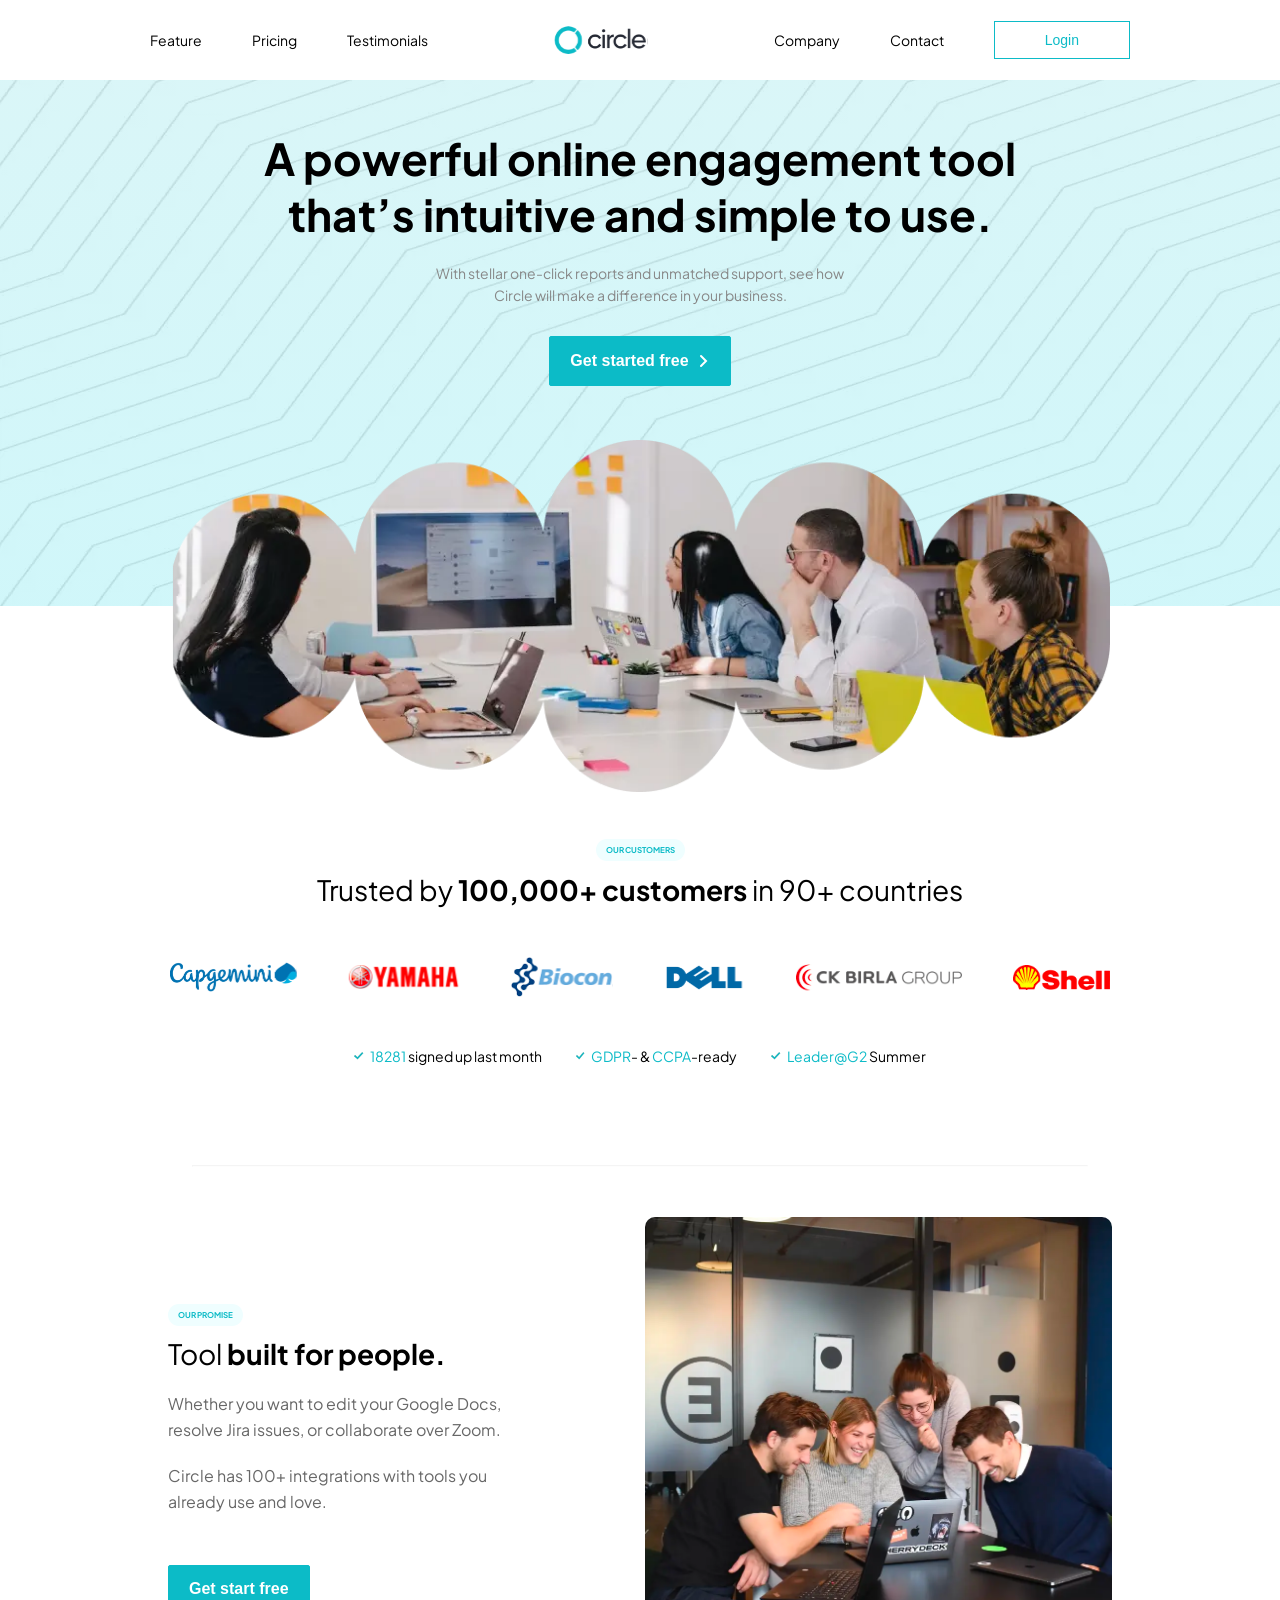
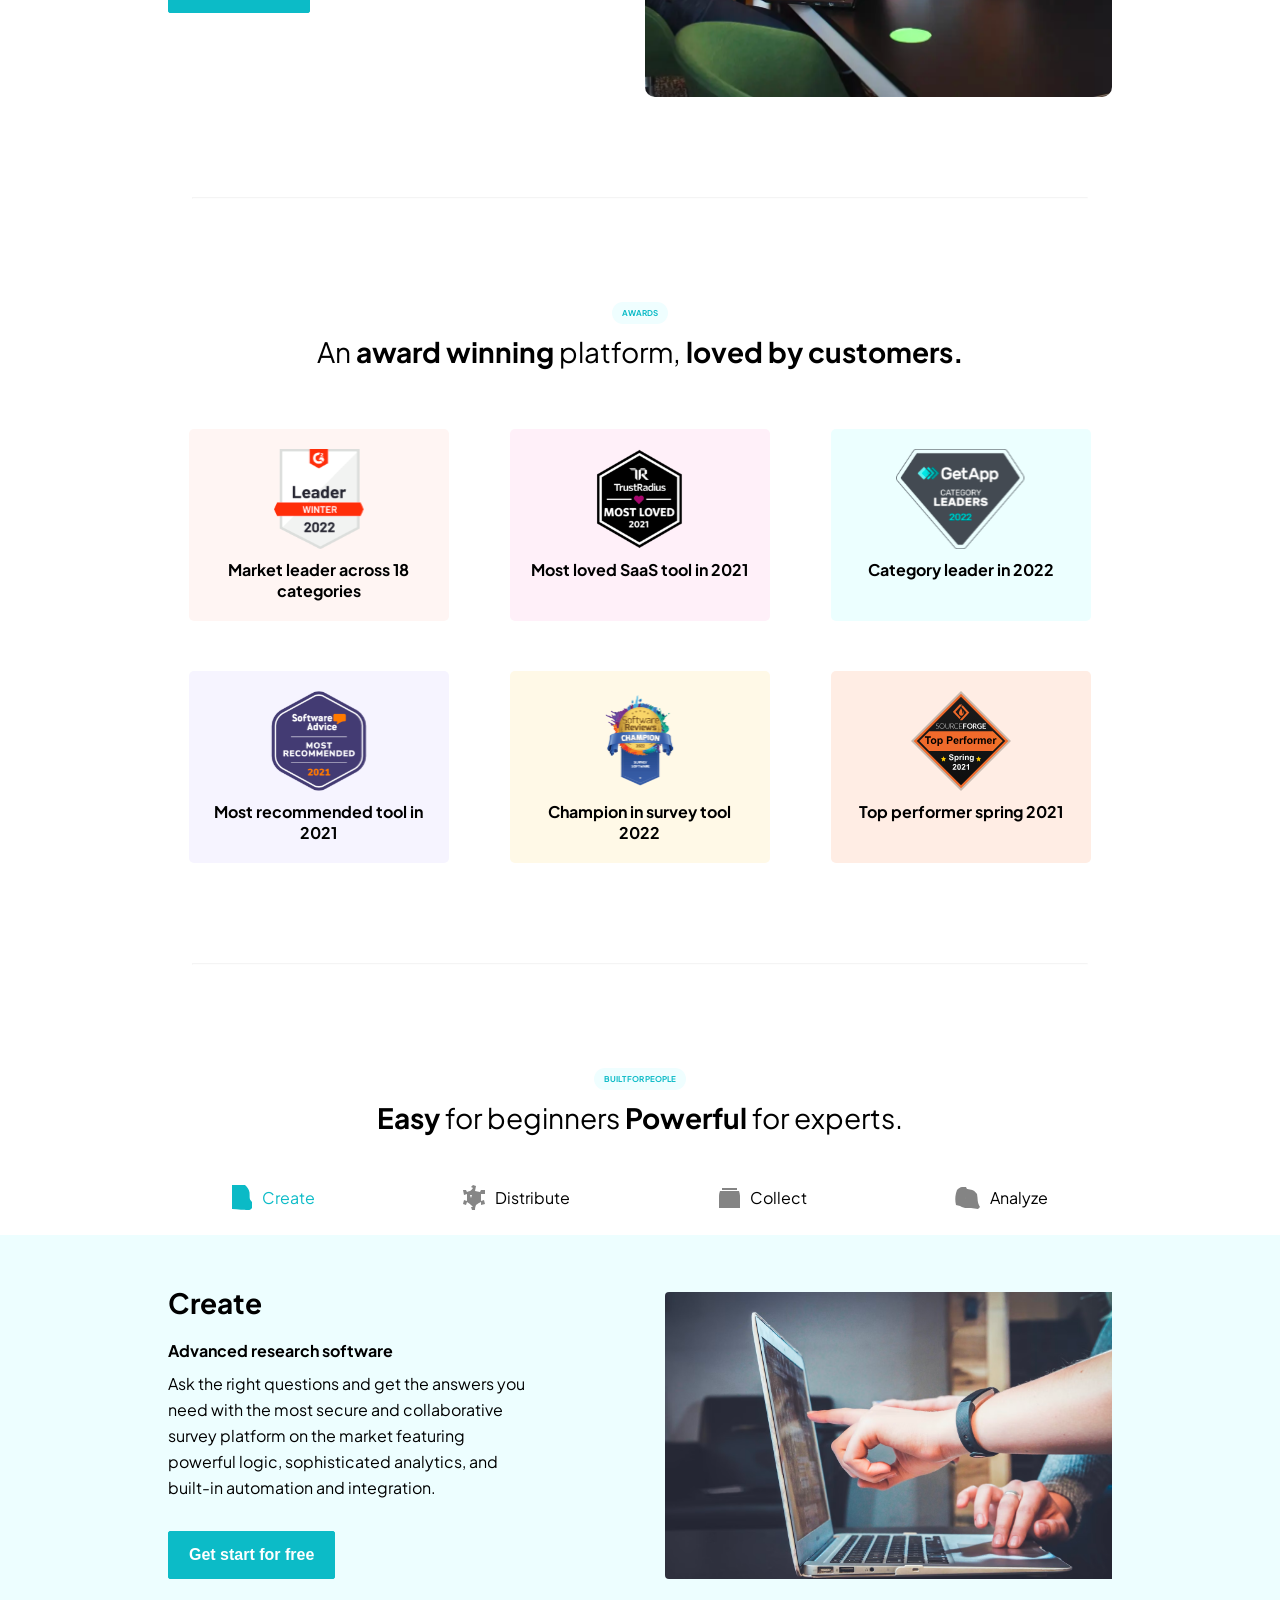
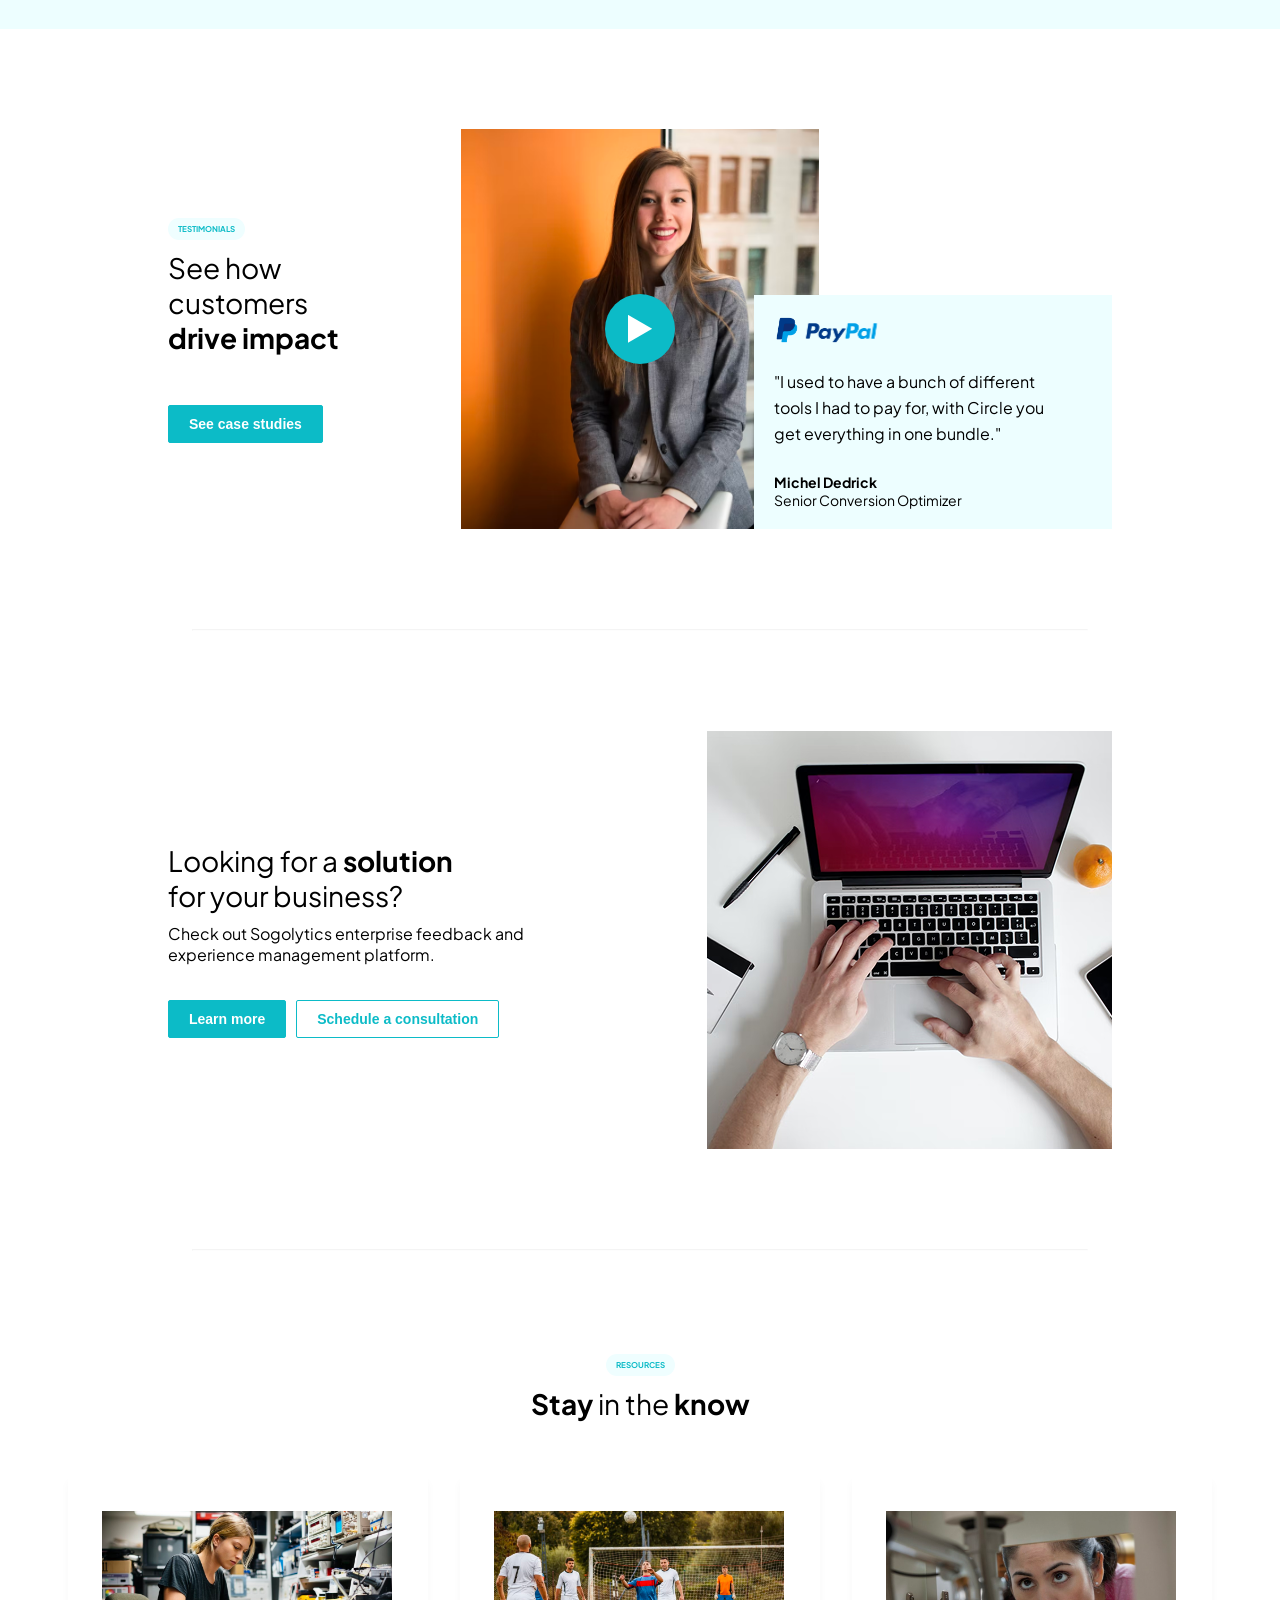
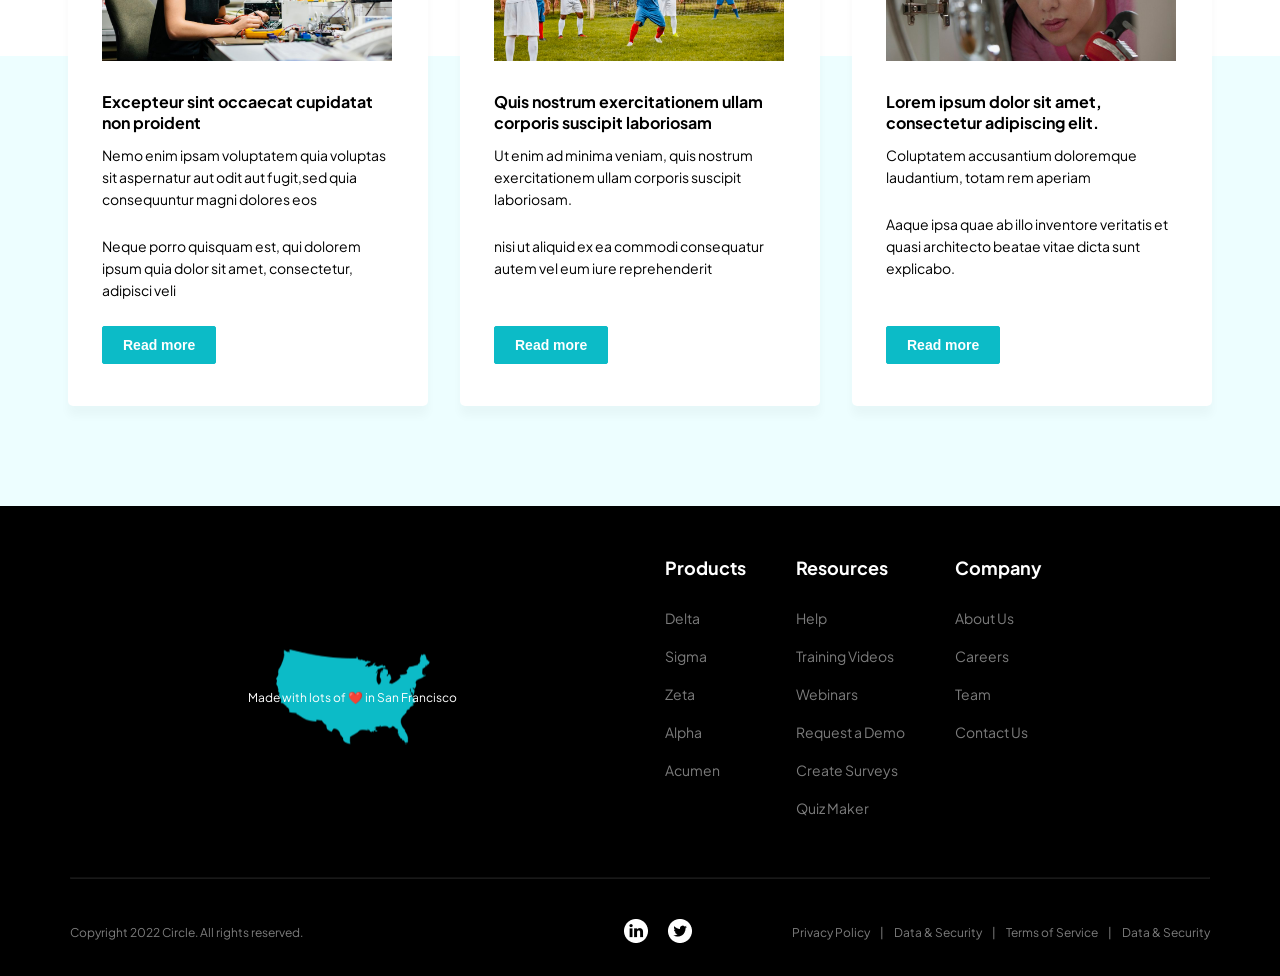
<file: index.html>
<!doctype html>
<html lang="en">
  <head>
    <meta charset="UTF-8" />
    <meta name="viewport" content="width=device-width, initial-scale=1.0" />
    <meta name="description" content="circle was powerful online engagement tool which help in your business.">
    <link rel="shortcut icon" href="./image/logo.svg" type="image/x-icon">
    <title>Circle</title>
    <link rel="stylesheet" href="circle.css" />
    <link
      href="https://fonts.googleapis.com/css2?family=Plus+Jakarta+Sans:wght@400;600&display=swap"
      rel="stylesheet"
    />
  </head>

  <body>
      <header class="header">
    
          <!-- side navbar  -->
          <div id="mySidenav" class="header__sidenav">
            <a href="#" class="closebtn" onclick="closeNav()"
              >&times;</a
            >
            <a href="#" onclick="closeNav()">Feature</a>
            <a href="#" onclick="closeNav()">Feature</a>
            <a href="#" onclick="closeNav()">Pricing</a>
            <a href="#" onclick="closeNav()">Testimonials</a>
            <a href="#" onclick="closeNav()">Company</a>
            <a href="#" onclick="closeNav()">Contact</a>
          </div>

        <div class="header__navigation">  <span onclick="openNav()" class="header__menu">&#9776;</span></div>
          <!-- navbar  -->
           <!-- left navigation -->
        <nav class="header__container full_container">
          <div class="header__nav header__nav--left">
            <a href="#" class="header__link">Feature</a>
            <a href="#" class="header__link">Pricing</a>
            <a href="#" class="header__link">Testimonials</a>
          </div>
          <!-- logo navigation -->
          <div class="header__logo">
            <img
              src="./image/logo.svg"
              alt="logo_image"
              
              class="header__logo--icon"
            />
            <img
              src="./image/circle.svg"
              alt="logo_title"
      
              class="header__logo--title"
            />
          </div>
          <!-- right navigation -->
          <div class="header__nav header__nav--right">
            <a href="#" class="header__link">Company</a>
            <a href="#" class="header__link">Contact</a>

            <button class="header__btn">Login</button>
          
        </div>
      </nav>
   
      </header>
    <main>
      <section class="hero">
        <div class="hero__container full_container">
          <!-- hero contant -->
          <div class="hero__content">
            <!-- hero title -->
            <h1 class="hero__title">
              A powerful online engagement tool
              that’s intuitive and simple to use.
            </h1>

            <p class="hero__description text-sm">
              With stellar one-click reports and unmatched support, see how
              
              Circle will make a difference in your business.
            </p>

            
              <button class="btn btn--primary hero__btn"><span>Get started free</span> <img src="./image/right-arrow.svg" alt="right arrow" class="right--arrow" loading="lazy"></button>
            
          </div>
          <!-- hero image -->
          <div class="hero__image">
            <img src="./image/Mask-group.webp" alt="group-photo" />
          </div>
        </div>
      </section>
    
      <!-- section customer -->
      <section class="customer__container">
        
          <!-- customer header -->
          <div class="customer__header">
            <span class="badge customer__badge">Our Customers</span>
            <h2 class="customer__title text-xl">
              Trusted by <strong>100,000+ customers</strong> in 90+ countries
            </h2>
          </div>
          <!-- customer logos -->
          <div class="customer__logos">
            <img src="./image/capgemini.svg" alt="capgemini logo" class="customer__logo" loading="lazy" />
            <img src="./image/yamaha.svg" alt="yamaha logo" class="customer__logo" loading="lazy"/>
            <img src="./image/biacon.svg" alt="biacon logo" class="customer__logo" loading="lazy"/>
            <img src="./image/dell.svg" alt="dell logo" class="customer__logo" loading="lazy"/>
            <img src="./image/ck-birla.svg" alt="birla logo" class="customer__logo" loading="lazy"/>
            <img src="./image/shell.svg" alt="shell logo" class="customer__logo" loading="lazy"/>
          </div>
          <!-- customer record -->
          <div class="customer__records">
          <div class="customer__record"> <img src="./image/Vector.svg" alt="arrow image "loading="lazy">  <p class="text-sm">
            <span>18281</span> signed up last month
            </p></div>
            <div class="customer__record"> <img src="./image/Vector.svg" alt="arrow image "loading="lazy">  <p class="text-sm">
          <span> GDPR</span>- &<span> CCPA</span>-ready
            </p></div>
            <div class="customer__record"> <img src="./image/Vector.svg" alt="arrow image "loading="lazy">  <p class="text-sm">
               <span>Leader@G2</span> Summer
            </p></div>
          </div>
      </section>
      <hr class="horizontal--braek first--braek">
       <!-- section promise -->
      <section class="container promise__container ">
      
          <!-- promise header -->
          <div class="promise__content">
            <span class="badge promise__badge">OUR PROMISE</span>
            <h2 class="promise__title text-xl">
              Tool <strong>built for people.</strong>
            </h2>
            <!-- div wrap remain -->
            <p class="promise__text text-md">
              Whether you want to edit your Google Docs, resolve Jira issues, or
              collaborate over Zoom.
            </p>
            <p class="promise__text text-md">
              Circle has 100+ integrations with tools you already use and love.
            </p>
          
              <button class="btn btn--primary promise__btn">Get start free</button>
           
          </div>
           <!-- promis image -->
          <div class="promise__image">
            <img
              src="./image/promis-image.webp"
              alt="promis image"
              class="promise__image--img"
              loading="lazy"
            />
          </div>
       
        
      </section>
     <hr class="horizontal--braek">
      <!-- section awards -->
      <section class="award__container">
       
          <!-- award header -->
          <div class="award__header">
            <span class="badge award__badge">AWARDS</span>
            <h2 class="award__title text-xl">
              An <strong>award winning</strong> platform,
              <strong>loved by customers.</strong>
            </h2>
          </div>
          <!-- award lists -->
          <div class="award__list">
            <div class="award__item award__item--1">
              <img src="./image/award-1.svg" alt="leader award image" loading="lazy"/>
              <h3 class="text-md">Market leader across 18 categories</h3>
            </div>
            <div class="award__item award__item--2">
              <img src="./image/award-2.svg" alt="saas award image" loading="lazy" />
              <h3 class="text-md">Most loved SaaS tool in 2021</h3>
            </div>
            <div class="award__item award__item--3">
              <img src="./image/award-3.svg" alt="category leader award image" loading="lazy" />
              <h3 class="text-md">Category leader in 2022</h3>
            </div>
            <div class="award__item award__item--4">
              <img src="./image/award-4.svg" alt="most loved tool awrad image" loading="lazy"/>
              <h3 class="text-md">Most recommended tool in 2021</h3>
            </div>
            <div class="award__item award__item--5">
              <img src="./image/award-5.svg" alt="champion award image" loading="lazy"/>
              <h3 class="text-md">Champion in survey tool 2022</h3>
            </div>
            <div class="award__item award__item--6">
              <img src="./image/award-6.svg" alt="top performer image " loading="lazy"/>
              <h3 class="text-md">Top performer spring 2021</h3>
            </div>
          </div>
        
        <!-- horizontal break -->
       
      </section>
      <hr class="horizontal--braek">
      <!-- development section -->
      <section class="development">
        <!-- devlopment header -->
        <div class="development__header">
          <span class="badge">built for people</span>
          <h2 class="development__header--title text-xl">
            <strong>Easy</strong> for beginners <strong>Powerful</strong>
            for experts.
          </h2>
        </div>
        <!-- devlopment tabs -->
        <div class="container">
          <div class="development__tabs">
            <div class="development__tab development__tab--active">
              <img src="./image/dev-logo1.svg" alt="Create" loading="lazy" />
              <span class="text-md">Create</span>
            </div>
            <div class="development__tab">
              <img src="./image/dev-logo2.svg" alt="Distribute" loading="lazy" />
              <span class="text-md">Distribute</span>
            </div>
            <div class="development__tab">
              <img src="./image/dev-logo3.svg" alt="Collect" loading="lazy"/>
              <span class="text-md">Collect</span>
            </div>
            <div class="development__tab">
              <img src="./image/dev-logo4.svg" alt="Analyze" loading="lazy"/>
              <span class="text-md">Analyze</span>
            </div>
          </div>
        </div>
        <!-- devlopment tabs data -->
        <div class="development__container">
          <div class="development__content container">
            <div class="development__details">
              <h2 class="text-xl development__title">Create</h2>
              <h3 class="text-md development__subtitle">
                Advanced research software
              </h3>
              <p class="text-md development__text">
                Ask the right questions and get the answers you need with the
                most secure and collaborative survey platform on the market
                featuring powerful logic, sophisticated analytics, and built-in
                automation and integration.
              </p>
               
                <button class=" btn btn--primary development__btn">Get start for free</button>
             
            </div>
            <div class="development__image">
              <img src="./image/dev-image.png" alt="development image" loading="lazy"/>
            </div>
          </div>
        </div>
      </section>

      <!-- section testimonials -->
      <section class=" container testimonial__container">
        
          <!-- testimonial header -->
          <div class="testimonial__header">
            <span class="badge testimonial-badge">Testimonials</span>
            <h2 class="testimonial__title text-xl">
               <p>See how</p> <p>customers</p>  <strong>drive impact</strong>
            </h2>
           
              <button class="btn btn--secondary testimonial__btn">See case studies</button>
          
          </div>
          <!-- tesimonial image -->
          <div class="testimonial__content">
            <div class="testimonial__image">
              <img
                src="./image/testimonials-photo.png"
                alt="testimonial image"
                class="testimonial__image--1"
                loading="lazy"
              />
              
                <img
                  src="./image/testimonials-photo1.svg"
                  alt="blue background"
                  class="blue--bg"
                  loading="lazy"
                />

                <img
                  src="./image/testimonials-photo2.svg"
                  alt="paly button"
                  class="play--button"
                  loading="lazy"
                />
             
            </div>
            <!-- testimonial paypal -->
            <div class="testimonial__paypal">
              <img src="./image/paypal.svg" alt="paypal" class="paypal" loading="lazy" />

              <p class="paypal__text text-md">
                "I used to have a bunch of different tools I had to pay for,
                with Circle you get everything in one bundle."
              </p>
              <div class="paypal__subtext text-sm">
                <p class="paypal__name"><strong>Michel Dedrick</strong></p>
              
              <p class="paypal__role text-sm">Senior Conversion Optimizer</p>
            </div>
          </div>
        
      
      </section>
<hr class="horizontal--braek">      

      
    
      <!--section solution-->
      <section class="container solution__container">
        
          <!-- solution header -->
          <div class="solution__header">
            <h2 class="solution__title text-xl">
              Looking for a <strong>solution</strong> <br />for your business?
            </h2>
            <p class="text-md solution__text">
              Check out Sogolytics enterprise feedback and experience management
              platform.
            </p>
            <div class="solution__btn">
              <button class=" btn btn--secondary btn--learn_more">Learn more</button>
              <button class="btn btn--schedule">Schedule a consultation</button>
            </div>
          </div>
          <!-- solution image  -->
          <div class="solution__image">
            <img src="./image/solution-image.png" alt="solution image " loading="lazy"/>
          </div>
      
       
      </section>
      <!-- horizontal breack -->
     <hr class="horizontal--braek">  
      <!-- resources section -->
      <section class="resource__container full_container">
       
          <!-- resources header  -->
          <div class="resource__header">
            <span class="resource__badge badge">Resources</span>

            <h2 class="text-xl resource__title">
              <strong>Stay</strong> in the <strong>know</strong>
            </h2>
          </div>
          <!-- resources card  -->
          <div class="resource__content">
            <!-- card 1 -->
            <div class="card">
             <div class="card__image"> <img src="./image/re-image1.png" alt="card image" loading="lazy"/></div>

              <h3 class="card__title text-md">
                Excepteur sint occaecat cupidatat non proident
              </h3>
              <p class="text-sm card__text card__text--1">
                Nemo enim ipsam voluptatem quia voluptas sit aspernatur aut odit
                aut fugit,sed quia consequuntur magni dolores eos
              </p>
              <p class="text-sm card__text card__text--2">
                Neque porro quisquam est, qui dolorem ipsum quia dolor sit amet,
                consectetur, adipisci veli
              </p>
              <button class="btn btn--secondary card__btn--primary">Read more</button>
            </div>
            <!-- card 2 -->
            <div class="card">
              <div class="card__image"><img src="./image/re-image2.png" alt="card image" loading="lazy"/></div>

              <h3 class="card__title text-md">
                Quis nostrum exercitationem ullam corporis suscipit laboriosam
              </h3>
              <p class="text-sm card__text card__text--1">
                Ut enim ad minima veniam, quis nostrum exercitationem ullam
                corporis suscipit laboriosam.
              </p>
              <p class="text-sm card__text card__text--2">
                nisi ut aliquid ex ea commodi consequatur autem vel eum iure
                reprehenderit
              </p>
              <button class=" btn btn--secondary card__btn--secondary">Read more</button>
            </div>
            <!-- card 3 -->
            <div class="card">
              <div class="card__image"><img src="./image/re-image3.png" alt="card image"  loading="lazy"/></div>

              <h3 class="card__title text-md">
                Lorem ipsum dolor sit amet, consectetur adipiscing elit.
              </h3>
              <p class="text-sm  card__text card__text--1">
                Coluptatem accusantium doloremque laudantium, totam rem aperiam
              </p>
              <p class="text-sm card__text card__text--2">
                Aaque ipsa quae ab illo inventore veritatis et quasi architecto
                beatae vitae dicta sunt explicabo.
              </p>
              <button class="btn btn--secondary card__btn--secondary">Read more</button>
            </div>
          </div>
       
      </section>
      <!-- section background color for resources -->
      <section class="cardbg__color">
        <div class="bg__color"></div>
      </section>

    </main>
    
      <!-- footer -->
    <footer>
        
          <!-- footer top part -->
          <div class="footer__box">
            <div class="footer__top">
              <div class="footer__image">
                <img src="./image/fo-imgae.png" alt="map image" loading="lazy"/>
                <p class="footer__image--title text-xs">
                  Made with lots of ❤️ in San Francisco
                </p>
              </div>
              <div class="footer__nav">
                <div class="footer__links">
                  <div class="footer__link--product footer__link">
                    <h3 class="footer__link--title">Products</h3>
                    <ul class="footer__list text-sm">
                      <li><a href="#">Delta</a></li>
                      <li><a href="#">Sigma</a></li>
                      <li><a href="#">Zeta</a></li>
                      <li><a href="#">Alpha</a></li>
                      <li><a href="#">Acumen</a></li>
                    </ul>
                  </div>
                  <div class="footer__resource footer__link">
                    <h3 class="footer__link--title">Resources</h3>
                    <ul class="footer__list text-sm">
                      <li class=""><a href="#">Help</a></li>
                      <li><a href="#"> Training Videos</a></li>
                     
                      <li><a href="#"> Webinars </a></li>
                      <li><a href="#"> Request a Demo </a></li>
                      <li><a href="#">Create Surveys </a></li>
                      <li><a href="#"> Quiz Maker</a></li>
                    </ul>
                  </div>
                  <div class="footer__link--company footer__link">
                    <h3 class="footer__link--title">Company</h3>
                    <ul class="footer__list text-sm">
                      <li><a href="#">About Us</a></li>
                      <li><a href="#">Careers</a></li>
                      <li><a href="#">Team</a></li>
                      <li><a href="#">Contact Us</a></li>
                    </ul>
                  </div>
                </div>
              </div>
            </div>
           <!-- footer bottom part -->
            <div class="footer__bottom">
              <div class="footer__horizontal--break"><hr class="horizontal" /></div>
              <div class="footer__contact text-xs">
                <div class="footer__copyright">
                  <p class="text-xs">
                    Copyright 2022 Circle. All rights reserved.
                  </p>
                </div>
               
                <div class="footer__contact--2 ">
                   <div class="footer__social">
                  <a href="#"><img src="./image/linkedin.png" alt="linkdin image" loading="lazy"/></a>
                  <a href="#"><img src="./image/twitter.png" alt="twitter image" loading="lazy"/></a>
                </div>
                 <div class="footer__terms text-xs">
                   <a href="#">Privacy Policy </a> <span>|</span>
                  <a href="#"> Data & Security </a> <span>|</span>
                  <a href="#">Terms of Service </a> <span>|</span>
                  <a href="#"> Data & Security</a>
                 </div>
                </div>
              </div>
            </div>
          </div>
        
      </footer>
       <script src="nav.js"></script>
  <script src="footer.js"></script>
  </body>
 
</html>
</file>
<file: circle.css>
:root {
  --color-primary: #0cbbc7;
  --color-secoudary: #edfeff;
  --color-hover: #01555b;
  --color-lightGray: #7c7c7c;
}
* {
  margin: 0;
  padding: 0;
  box-sizing: border-box;
}
body {
  font-family: "Plus Jakarta Sans", sans-serif;
}

/* note for 
16px---12px 
44 px to 24px
28px to 20px
14px --12px */

/* common */
.text-sm {
  font-size: 14px;
}
.text-xl {
  font-weight: normal;
  font-size: 28px;
}
.text-md {
  font-size: 16px;
}
.text-xs {
  font-size: 12px;
}

.btn {
  display: inline-block;
  border-radius: 2px;
  border: 1px solid var(--color-primary);
  cursor: pointer;
}
.btn--primary {
  display: inline-block;

  padding: 14px 20px;
  background-color: var(--color-primary);

  color: white;
  font-weight: 700;
  letter-spacing: 1%;
  /* text-decoration: none; */
  font-size: 16px;
}
.btn--primary:hover {
  background-color: var(--color-hover);
  transition: 1s;
}
.btn--secondary {
  display: inline-block;

  padding: 10px 20px;
  background-color: var(--color-primary);
  color: white;
  font-weight: 700;
  cursor: pointer;

  /* text-decoration: none; */
  font-size: 14px;
}
.btn--secondary:hover {
  background-color: var(--color-hover);
  transition: 1s;
}
.horizontal--braek {
  background-color: #ffffff;
  opacity: 10%;
  max-width: 944px;
  width: 70%;
  margin: 100px auto;
}
.first--braek {
  margin-bottom: 50px;
}
/* header */
.header {
  position: sticky;
  top: 0;
  z-index: 10;
  background-color: white;
}
.full_container {
  max-width: 1440px;
  width: 100%;
  margin: 0 auto;
}
.header__navigation {
  position: relative;

  z-index: 10;
}
.header__container {
  display: flex;
  flex-direction: row;
  justify-content: space-between;
  height: 80px;
  position: relative;
  padding: 21px 150px;
}
.header__menu {
  position: absolute;
  top: 20px;
  left: 20px;
  color: #000000;
  cursor: pointer;
  font-size: 25px;
  display: none;
}
.header__sidenav {
  height: 100%;
  width: 0;
  position: fixed;
  z-index: 11;
  top: 0;
  left: 0;
  background-color: #099aa3;
  overflow-x: hidden;
  transition: 0.5s;
  padding-top: 60px;
}
.header__sidenav a {
  padding: 8px 8px 8px 32px;
  text-decoration: none;
  font-size: 14px;
  color: white;
  display: block;
  transition: 0.3s;
}
.header__nav {
  display: flex;
  flex-direction: row;
  gap: 50px;
  align-items: center;
}
.header__logo {
  display: flex;
  flex-direction: row;
  align-items: center;
  gap: 5px;
}
.header__logo--icon {
  width: 30px;
  height: auto;
}
.header__logo--title {
  width: 60px;
  height: auto;
}
.header__link {
  text-decoration: none;
  color: black;
  font-size: 14px;
}
/* color not in ratio */
.header__btn {
  padding: 10px 50px;
  border: 1px solid var(--color-primary);
  color: var(--color-primary);
  background-color: white;
  font-size: 14px;
  cursor: pointer;
}
.header__btn:hover {
  background-color: var(--color-hover);
  color: white;
  transition: 1s;
}
.header__link:hover {
  color: var(--color-primary);
}
/* hero */
.hero {
  background:
    linear-gradient(rgba(193, 240, 243, 0.6), rgba(177, 241, 246, 0.6)),
    url(./image/hero-background.webp);
}

.hero__container {
  padding: 50px 20px 40px;
  display: flex;
  flex-direction: column;
}
.hero__content {
  text-align: center;
  align-self: center;
}
.hero__title {
  font-size: 44px;
  width: 780px;
}
.hero__description {
  color: #878787;

  line-height: 22px;
  margin-top: 20px;
  width: 447px;
  margin-left: auto;
  margin-right: auto;
}
.hero__btn {
  margin-top: 30px;
  display: inline-flex;
  align-items: center;

  gap: 10px;
}
.hero__btn span {
  color: white;
}
.right--arrow {
  width: 11px;
  height: auto;
  padding-bottom: 2px;
}
.hero__image {
  align-self: stretch;
  position: relative;
  height: 180px;
}
.hero__image img {
  position: absolute;
  max-width: 940px;
  width: 80%;
  top: 30%;
  left: 50%;
  transform: translateX(-50%);
}
/* customer */
/* customer */
.customer__container {
  text-align: center;
  max-width: 1140px;
  margin: 0 auto;
  width: 100%;
  padding: 230px 0px 0px;
  display: flex;
  flex-direction: column;
  gap: 50px;
}

.customer__title {
  margin-top: 11px;
}
.badge {
  background-color: #effeff;
  color: var(--color-primary);
  display: inline-block;
  padding: 6px 10px;
  border-radius: 50px;
  font-size: 8px;
  font-weight: 700;
  letter-spacing: 10%;
  text-transform: uppercase;
}
.customer__logos {
  display: flex;
  flex-direction: row;
  justify-content: center;
  flex-wrap: wrap;
  gap: 50px;
  align-items: center;
}
.customer__records {
  display: flex;
  flex-direction: row;
  justify-content: center;
  gap: 34px;
  flex-wrap: wrap;
}
.customer__record {
  display: flex;
  flex-direction: row;
  gap: 6px;
  align-items: center;
}
.customer__record img {
  height: 8px;
  width: auto;
}
.customer__record span {
  color: var(--color-primary);
}

/* promise- container  */
.container {
  max-width: 944px;
  width: 100%;
  margin: 0 auto;
}
.promise__container {
  display: flex;
  flex-direction: row;
  gap: 10px;
}
.promise__content,
.promise__image {
  flex: 1;
}
.promise__content {
  align-self: center;
  /* width: 446px; */
}
.promise__title {
  margin-top: 10px;
}

.promise__text {
  margin-top: 20px;
  line-height: 26px;
  color: #676767;
  width: 365px;
}
.promise__image {
  border-radius: 10px;
}
.promise__image--img {
  /* height: 100%; */
  height: 480px;
  object-fit: cover;
  border-radius: 10px;
}
.promise__image {
  display: flex;
  justify-content: center;
  overflow: hidden;
}
.promise__btn {
  margin-top: 50px;
}
/* award */
.award__container {
  max-width: 903px;
  margin: 0 auto;
}
.award__header {
  text-align: center;
}
.award__title {
  margin-top: 10px;
}

.award__list {
  display: grid;
  grid-template-columns: repeat(3, minmax(220px, 1fr));
  column-gap: 60px;
  row-gap: 50px;

  margin-top: 60px;
}

.award__item {
  display: flex;
  flex-direction: column;
  align-items: center;
  text-align: center;
  padding: 20px;
  gap: 10px;
  width: 260px;
  border-radius: 4p;
}
.award__item img {
  height: 100px;
  width: auto;
}
/* media remain */
.award__item h4 {
  width: 170px;
}
.award__item--1 {
  background-color: #fff5f3;
  border-radius: 5px;
}
.award__item--2 {
  background-color: #fff0f9;
  border-radius: 5px;
}
.award__item--3 {
  background-color: #ecffff;
  border-radius: 5px;
}
.award__item--4 {
  background-color: #f6f4ff;
  border-radius: 5px;
}
.award__item--5 {
  background-color: #fff9e7;
  border-radius: 5px;
}
.award__item--6 {
  background-color: #ffede4;
  border-radius: 5px;
}

/* development-section */

.development__header {
  text-align: center;
}
.development__header--title {
  margin-top: 10px;
}
.development__container {
  background-color: var(--color-secoudary);
}

.development__tabs {
  display: flex;
  flex-direction: row;
  justify-content: space-around;
  /* flex-wrap: wrap; */
  gap: 20px;
  margin-top: 50px;
  margin-bottom: 25px;
}
.development__tab {
  display: flex;
  flex-direction: row;
  align-items: center;
  gap: 10px;
}
.development__tab span {
  color: #000000;
}

.development__tab--active span {
  color: var(--color-primary);
}

.development__content {
  display: flex;
  align-items: center;
  justify-content: center;
  gap: 50px;
  padding-top: 50px;
  padding-bottom: 50px;
}
.development_tab_text {
  width: 360px;
}
.development__image,
.development__details {
  flex: 1;
}
/* Image side */
.development__image {
  overflow: hidden;
  height: 287px;
  align-self: flex-end;
}
.development__image img {
  width: 462px;
  height: 100%;
  border-radius: 4px;
  object-fit: cover;
  object-position: center;
}

.development__details {
  text-align: left;
}
.development__title {
  font-weight: 700;
}

.development__subtitle {
  margin-top: 20px;
  font-size: 16px;
}
.development__text {
  font-size: 16px;
  line-height: 26px;
  margin-top: 10px;
  width: 360px;
}
.development__btn {
  margin-top: 30px;
}
/* container-testimonials */
.testimonial__container {
  margin-top: 100px;
  display: flex;
  flex-direction: row;
}
.testimonial__header {
  width: 293px;
  align-self: center;
}
.testimonial__title {
  margin-top: 10px;
}
.testimonial__btn {
  margin-top: 50px;
}
.testimonial__content {
  position: relative;
  flex: 1;
}

.testimonial__image {
  width: 358px;
  height: 400px;
  overflow: hidden;
  position: relative;
}
.testimonial__image--1 {
  width: 100%;
  height: 100%;
  object-fit: cover;
}
.blue--bg {
  width: 70px;
  position: absolute;
  top: 50%;
  left: 50%;
  transform: translate(-50%, -50%);
}

.play--button {
  width: 25px;
  position: absolute;
  top: 50%;
  left: 50%;
  transform: translate(-50%, -50%);
}

.testimonial__paypal {
  background-color: var(--color-secoudary);
  display: inline-block;
  padding: 20px 42px 20px 20px;
  width: 358px;

  position: absolute;
  bottom: 0;
  right: 0;
}

.paypal {
  padding-bottom: 20px;
}
.paypal__text {
  line-height: 26px;
  width: 296px;
}
.paypal__role {
  width: 100%;
}
.paypal__subtext {
  padding-top: 26px;
  width: 296px;
}
/* solution */
.solution__container {
  display: flex;
  flex-direction: row;
  gap: 20px;
}
.solution__header {
  align-self: center;
}

.solution__text {
  width: 360px;
  margin-top: 10px;
}
.solution__title {
  width: 286px;
}
.solution__btn {
  margin-top: 35px;
}
.solution__btn {
  display: flex;
  flex-direction: row;
  flex-wrap: wrap;
  gap: 10px;
}
.solution__header,
.solution__image {
  flex: 1;
}
.solution__image {
  display: flex;
  justify-content: right;
}
.solution__image img {
  width: 405px;
  height: auto;
}
.btn--schedule {
  padding: 10px 20px;
  color: var(--color-primary);
  background-color: white;
  font-size: 14px;
  font-weight: 700;
  cursor: pointer;
}
.btn--schedule:hover {
  background-color: #099aa3;
  color: white;
  transition: 1s;
}

/* resources */

.resource__header {
  text-align: center;
}
.resource__title {
  margin-top: 10px;
}
.resource__content {
  display: flex;
  gap: 32px;
  margin-top: 50px;
  flex-wrap: wrap;
  box-sizing: border-box;
  justify-content: center;
}
.card {
  /* better than 33.33% */
  padding: 38px 20px 40px 32px;
  background-color: white;
  border-radius: 5px;
  border: 2px solid white;
  width: 360px;
  box-shadow: 0px 10px 10px 0px #00000008;
}
.card__image {
  width: 290px;
  height: 150px;
  overflow: hidden;
}
.card__image img {
  width: 100%;
  height: 100%;
  object-fit: cover;
  object-position: center;
}
.card__text,
.card__title {
  width: 290px;
}
.card__title {
  margin-top: 30px;
}
.card__btn--primary {
  margin-top: 25px;
}
.card__btn--secondary {
  margin-top: 47px;
}

.card__text--1 {
  margin-top: 11px;
  line-height: 22px;
}
.card__text--2 {
  margin-top: 25px;
  line-height: 22px;
}
.resource__card {
  /* better than 33.33% */
  padding: 38px 0px 40px 32px;
  background-color: white;
  border-radius: 5px;
  border: 2px solid white;
  width: 360px;
  box-shadow: 0px 10px 10px 0px #00000008;
}
.bg__color {
  height: 450px;
  background-color: var(--color-secoudary);
  margin-top: -350px;

  /* width: 100vw; */
}
/* footer */
footer {
  background-color: black;
}
.footer__box {
  padding: 50px 0px 0px;
  display: flex;
  flex-direction: column;
  max-width: 1140px;
  margin: 0 auto;
}

.footer__top {
  display: flex;
  flex-direction: row;
  gap: 10px;
}
.footer__image,
.footer__nav {
  flex: 1 1 50%;
}
.footer__image {
  position: relative;
}
.footer__image img {
  position: absolute;
  left: 50%;
  top: 50%;
  transform: translate(-50%, -50%);
}
.footer__image p {
  position: absolute;
  color: white;
  top: 50%;
  left: 50%;
  transform: translate(-50%, -50%);
}
.footer__links {
  display: flex;
  flex: row;
  gap: 50px;
  padding: 0px 20px;
}
.footer__link--title {
  color: white;
  margin-bottom: 30px;
  font-size: 18px;
}
.footer__list a {
  color: var(--color-lightGray);
  text-decoration: none;
}
.footer__list a:hover {
  color: white;
}
.footer__list li {
  margin-bottom: 20px;
  list-style: none;
  /* font-size: 20px; */
}
/* fo_bottom */
.footer__contact {
  display: flex;
  flex-direction: row;
  flex-wrap: wrap;
  padding-bottom: 30px;
  justify-content: space-between;
  align-items: center;
}
.footer__horizontal--break {
  color: white;
  opacity: 10%;
  margin: 40px auto;
  max-width: 1140px;
}
.footer__contact--2 {
  display: flex;
  flex-direction: row;
  gap: 100px;
  align-items: center;
  flex-wrap: wrap;
}
.footer__copyright p {
  color: var(--color-lightGray);
}
.footer__social {
  display: flex;
  flex-direction: row;
  gap: 20px;
}
.footer__terms {
  display: flex;
  flex-direction: row;
  flex-wrap: wrap;
  gap: 10px;
}
.footer__terms a,
span {
  text-decoration: none;
  color: var(--color-lightGray);
}
.footer__terms a:hover {
  color: white;
}

/* media for small screen leptop */
@media (max-width: 1025px) {
  .container {
    padding-left: 20px;
    padding-right: 20px;
  }
  .award__container {
    padding-left: 20px;
    padding-right: 20px;
  }
  /* header */
  .header__container {
    padding: 21px 20px;
  }
  .header__link {
    display: none;
  }

  .header__menu {
    display: block;
  }
  .header__sidenav {
    padding-top: 15px;
  }
  .header__sidenav a {
    font-size: 14px;
  }

  .hero__image img {
    top: 50%;
  }
  /* hero section */
  .hero__title {
    width: 100%;
  }
  .hero__description {
    width: 100%;
  }
  /* customer */
  .customer__container {
    padding-top: 170px;
  }
  .customer__logos {
    gap: 20px;
  }
  /* promise */
  .promise__text {
    width: 80%;
  }
  .promise__image--img {
    width: 100%;
    height: auto;
    object-fit: cover;
  }
  /* award */
  .award__item {
    width: 100%;
  }
  /* development  */
  .development__text {
    width: 100%;
  }
  .development__content {
    gap: 10px;
  }
  /* testimonial */
  .testimonial__container {
    display: flex;
    flex-direction: column-reverse;
    gap: 20px;
  }
  .testimonial__paypal {
    left: 40%;
  }
  .solution__image img {
    width: 100%;
    height: auto;
    object-fit: contain;
  }
  .solution__text {
    width: 100%;
  }
  .solution__title {
    width: 100%;
  }
  .bg__color {
    display: none;
  }
  .resource__content {
    margin-bottom: 20px;
  }

  .footer__contact {
    padding-left: 20px;
    padding-right: 20px;
    justify-content: center;
    gap: 20px;
  }
}
/* media for tablet */
@media (max-width: 769px) {
  .text-sm {
    font-size: 12px;
  }
  .text-xl {
    font-weight: normal;
    font-size: 20px;
  }
  .text-md {
    font-size: 14px;
  }

  .btn--primary {
    padding: 8px;
    font-size: 14px;
    font-weight: 700;
  }
  .btn--secondary {
    padding: 6px;
    font-size: 12px;
  }
  .btn--schedule {
    padding: 8px;
    font-size: 12px;
  }
  /* horizontal braek */
  .horizontal--braek {
    margin-top: 50px;
    margin-bottom: 50px;
  }
  /*header  */
  .header__container {
    padding: 21px 20px;
  }

  /* hero */
  .hero__image {
    height: 100px;
  }
  .hero__image img {
    bottom: -135%;
  }
  .hero__btn {
    display: inline-flex;
    gap: 5px;
  }
  .right--arrow {
    width: 8px;
  }
  /* customer */
  .customer__container {
    padding-top: 150px;
  }
  /* promise */

  /* award */
  .award__list {
    display: grid;
    grid-template-columns: repeat(auto-fit, minmax(220px, 1fr));
    gap: 20px;

    justify-items: stretch;
  }
  .award__item {
    width: 100%;
  }

  /* development */

  .development__image img {
    width: 100%;

    /* height: 0 auto; */
    border-radius: 10px;
  }

  /* testimonials */
  .testimonial__container {
    display: flex;
    flex-direction: column;
    gap: 20px;
    align-items: flex-start;
  }
  .testimonial__header {
    align-self: flex-start;
    width: 100%;
  }
  .testimonial__btn {
    margin-top: 15px;
  }
  .testimonial__paypal {
    left: 80%;
  }

  /* solution */

  .solution__header {
    align-self: center;
  }
  /* Card */
  .resource__content {
    flex-direction: column;
    align-items: center;
  }

  /* footer  */
  .card {
    width: 370px;
  }
  .card__image {
    width: 100%;
  }
  .card__text,
  .card__title {
    width: 100%;
  }
  .footer__links {
    flex-direction: column;
    gap: 5px;
  }

  .footer__list--title {
    cursor: pointer;
    padding: 10px 0;
  }

  .footer__link .footer__list {
    display: none;
  }

  .footer__link .footer__list.active {
    display: grid;
    grid-template-columns: 100px 100px;
    grid-template-rows: auto;
  }
  .footer__link--title {
    font-size: 14px;
  }

  .footer__box {
    padding-left: 20px;
    padding-right: 20px;
  }
  .footer__contact {
    flex-direction: column;
  }

  .footer__contact--2 {
    gap: 20px;
    flex-direction: column;
    align-items: center;
  }
  .footer__image--title {
    font-size: 10px;
  }
}

/* media for remove postion absoluate */
@media (max-width: 700px) {
  .testimonial__content {
    position: static;
    width: auto;
    display: flex;
    flex-direction: column;
  }

  .testimonial__image {
    padding: 20px;
  }

  .blue--bg {
    width: 45px;
  }

  .play--button {
    width: 15px;
  }

  .testimonial__paypal {
    background-color: var(--color-secoudary);
    display: inline-block;
    padding: 20px 42px 20px 20px;
    width: 358px;
    border-radius: 5px;
    position: static;
  }
}
/* media for mobile */
@media (max-width: 457px) {
  /* common section */

  .btn--primary {
    font-weight: 500;
    display: block;
    margin-right: auto;
    margin-left: auto;
  }
  .hero__btn {
    display: inline-flex;
    font-weight: 700;
    align-items: center;
  }

  .btn--secondary {
    font-weight: 500;
    display: block;
  }

  .hr_break {
    padding-top: 20px;
    padding-bottom: 20px;
  }

  .horizonatal--braek {
    margin-top: 20px;
    margin-bottom: 20px;
  }
  /* header */
  .header__nav {
    display: flex;
    flex-direction: row;
    gap: 1px;
    align-items: center;
  }
  .header__btn {
    padding: 5px 20px;
    font-size: 12px;
  }
  /* hero */
  .hero__image {
    height: 50px;
  }
  .hero__image img {
    top: 85%;
  }
  .hero__title {
    font-size: 24px;
  }
  .right--arrow {
    width: 10px;
    height: auto;
  }

  /* customer */
  .customer__container {
    padding: 80px 20px 0px;
    gap: 20px;
  }
  .customer__logo {
    width: 80px;
  }
  .customer__records {
    gap: 10px;
  }
  /* promis */
  .promise__btn {
    margin-top: 20px;
  }
  .promise__content {
    align-self: flex-start;
  }

  .promise__image {
    justify-content: start;
  }
  .promise__text {
    width: 100%;
  }
  .promise__image--img {
    width: 90%;
    margin: 0 auto;
  }
  .promise__container {
    flex-direction: column;
    gap: 20px;
  }
  /* award */
  .award__list {
    grid-template-columns: repeat(1, 100%);

    margin-top: 20px;
  }
  .award__item {
    width: 100%;
  }
  .award__item img {
    height: 70px;
    width: auto;
  }
  .award__item h4 {
    width: 100%;
  }
  /* development */
  .development {
    padding: 0px 20px;
  }
  .development__content {
    flex-direction: column;
    gap: 20px;
    padding: 10px;
  }

  .development__tabs {
    overflow-x: scroll;
    padding: 0px 10px 10px;
    margin-top: 20px;
    margin-bottom: 20px;
  }
  .development__image {
    text-align: center;
  }
  .development__image img {
    width: 90%;
  }
  .development__btn {
    margin-top: 15px;
  }

  /* testimonial */
  .testimonial__container {
    margin-top: 20px;
  }

  .testimonial__image {
    width: 100%;
    height: 300px;
  }
  .testimonial__image--1 {
    width: 100%;
    object-fit: contain;
    /* height: 100%; */
  }
  .blue--bg {
    width: 30px;
  }

  .play--button {
    width: 10px;
  }
  .testimonial__paypal {
    padding: 10px;
    width: auto;
  }

  .paypal__text {
    line-height: 26px;
    width: 100%;
  }
  .paypal__subtext {
    padding-top: 26px;
    width: 100%;
  }

  /* solution */
  .solution__container {
    flex-direction: column;
  }

  .solution__image img {
    width: 90%;
    margin: 0 auto;
  }
  .btn--schedule {
    font-weight: 500;
  }
  .solution__btn {
    margin-top: 20px;
  }
  .btn--learn_more {
    margin-left: 0px;
    margin-right: 0px;
  }

  /* resource */
  .resource__content {
    align-items: flex-start;
    padding: 0px 20px 20px;
    margin-top: 20px;
  }
  .card {
    /* better than 33.33% */
    padding: 20px 10px 20px 20px;

    width: 100%;
  }

  .card__title,
  .card__text {
    width: 100%;
  }

  .card__btn--primary {
    margin-top: 15px;
  }
  .card__btn--secondary {
    margin-top: 15px;
  }
  /* footer */
  .footer__list--title {
    font-size: 12px;
  }

  .footer__top {
    flex-direction: column;
    gap: 30px;
  }
  .footer__image img {
    /* height: 100%; */
    width: 100px;
  }
  .footer__image p {
    font-size: 8px;
  }

  .footer__terms {
    flex-direction: column;
    gap: 20px;
  }
  .footer__terms span {
    display: none;
  }

  .footer__contact {
    flex-direction: column;
    align-items: center;
  }
  .footer__links {
    align-items: center;
    margin-top: 20px;
  }
  .footer__horizontal--break {
    margin-top: 20px;
  }
}
/* media for small mobile */
@media (max-width: 376px) {
  .hero__image {
    height: 30px;
  }
  .hero__image img {
    bottom: -280%;
  }
}
</file>
